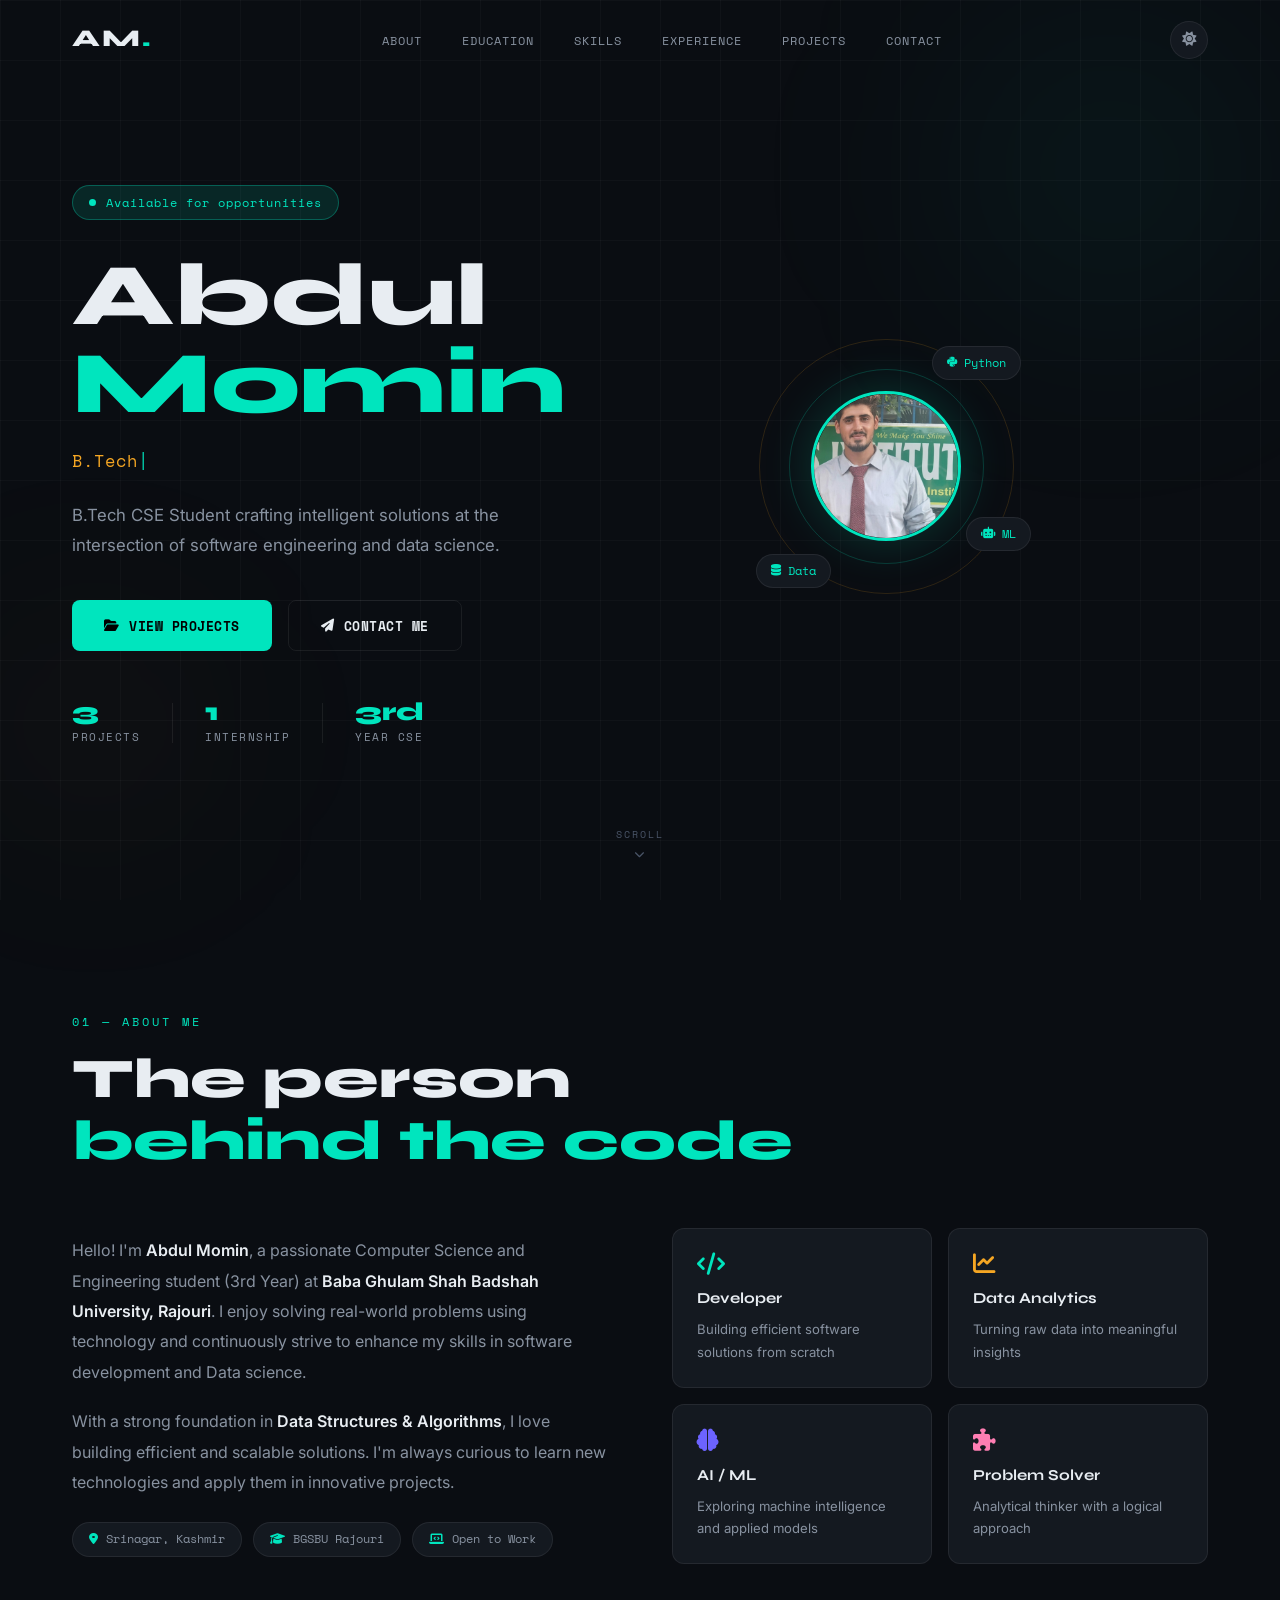
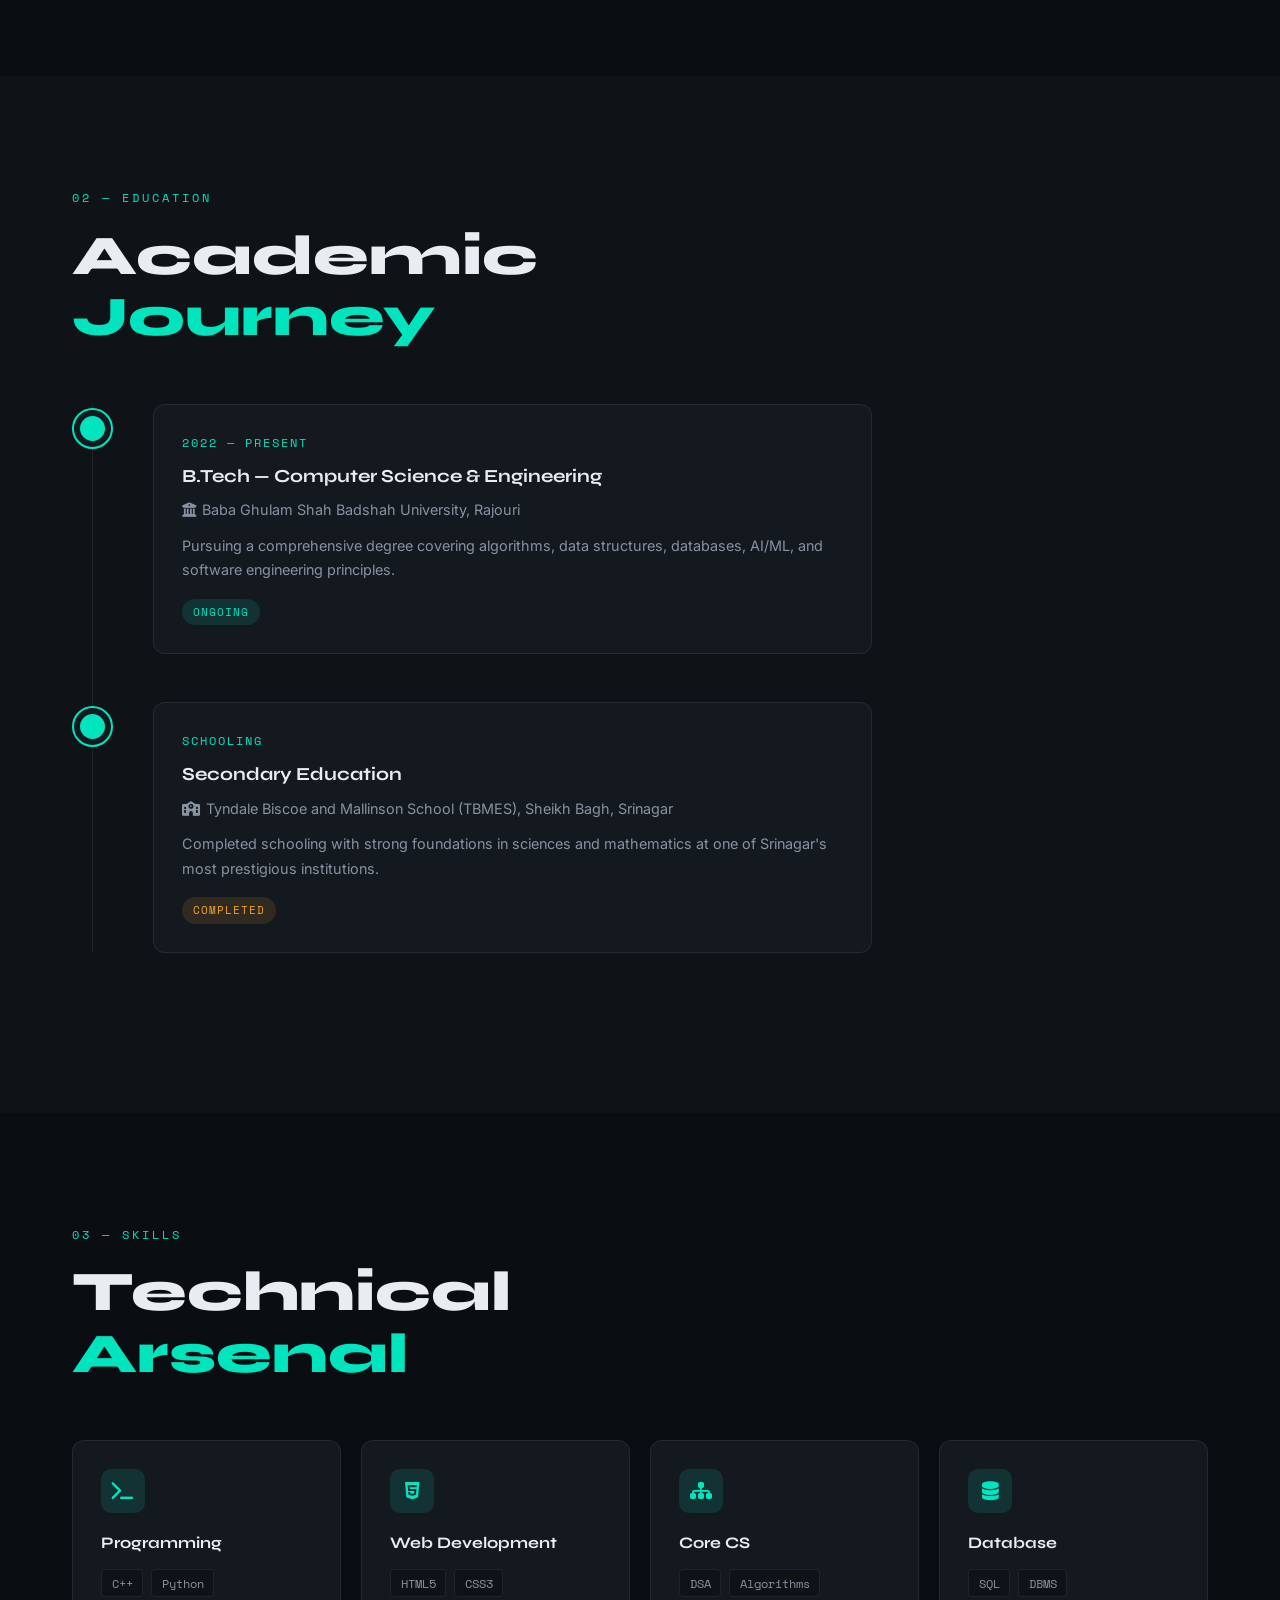
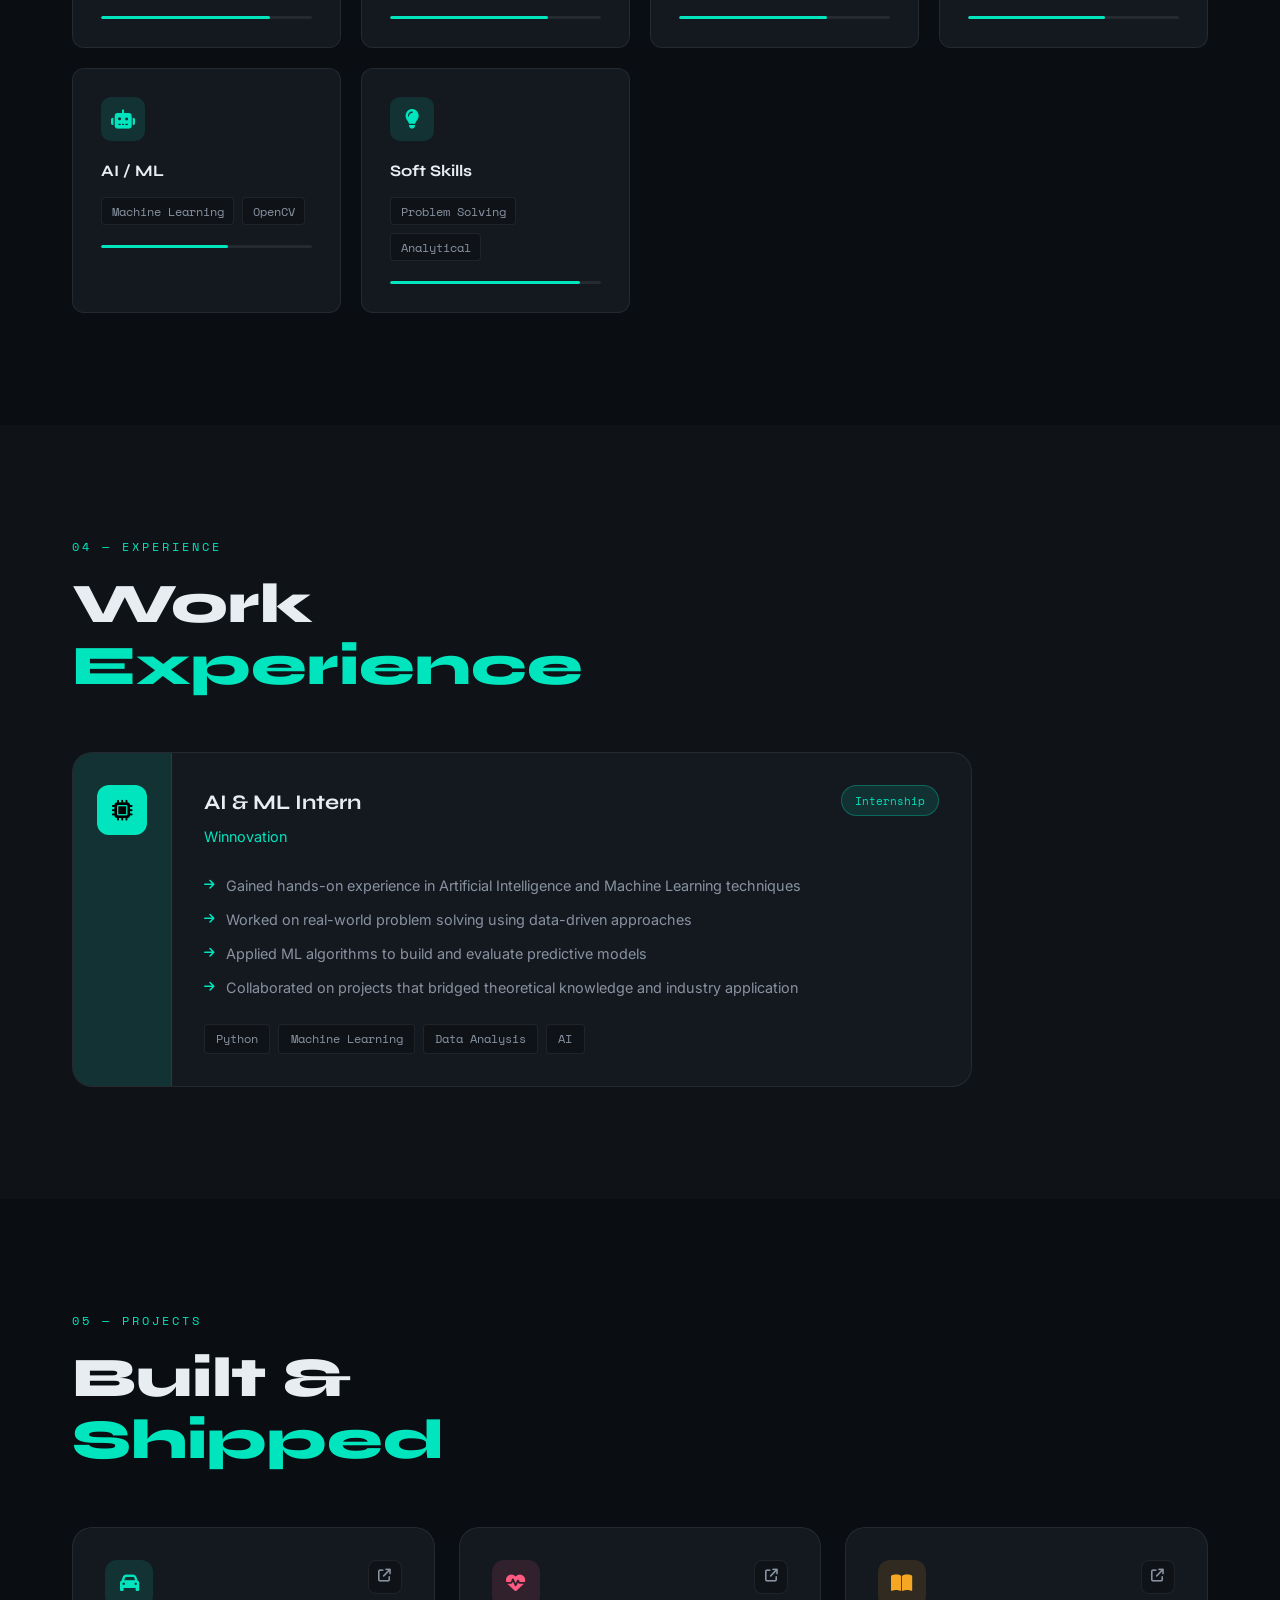
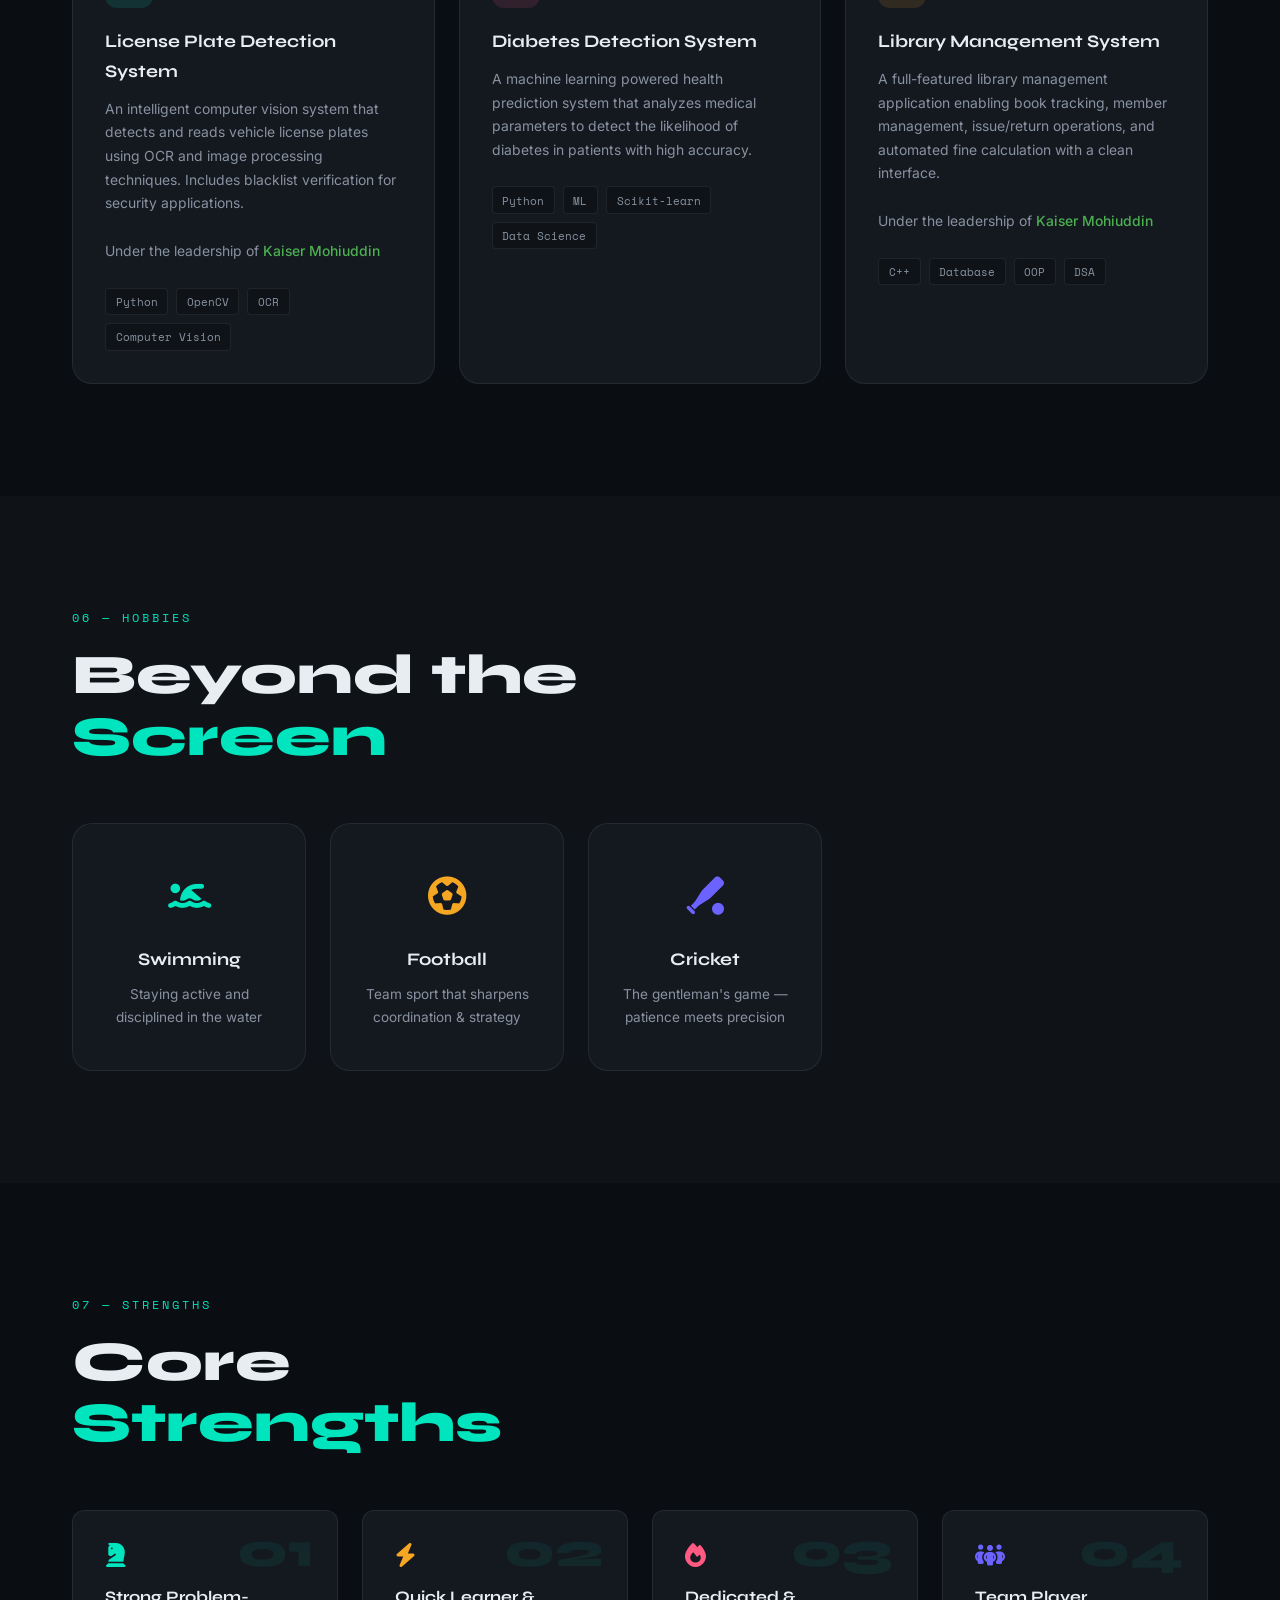
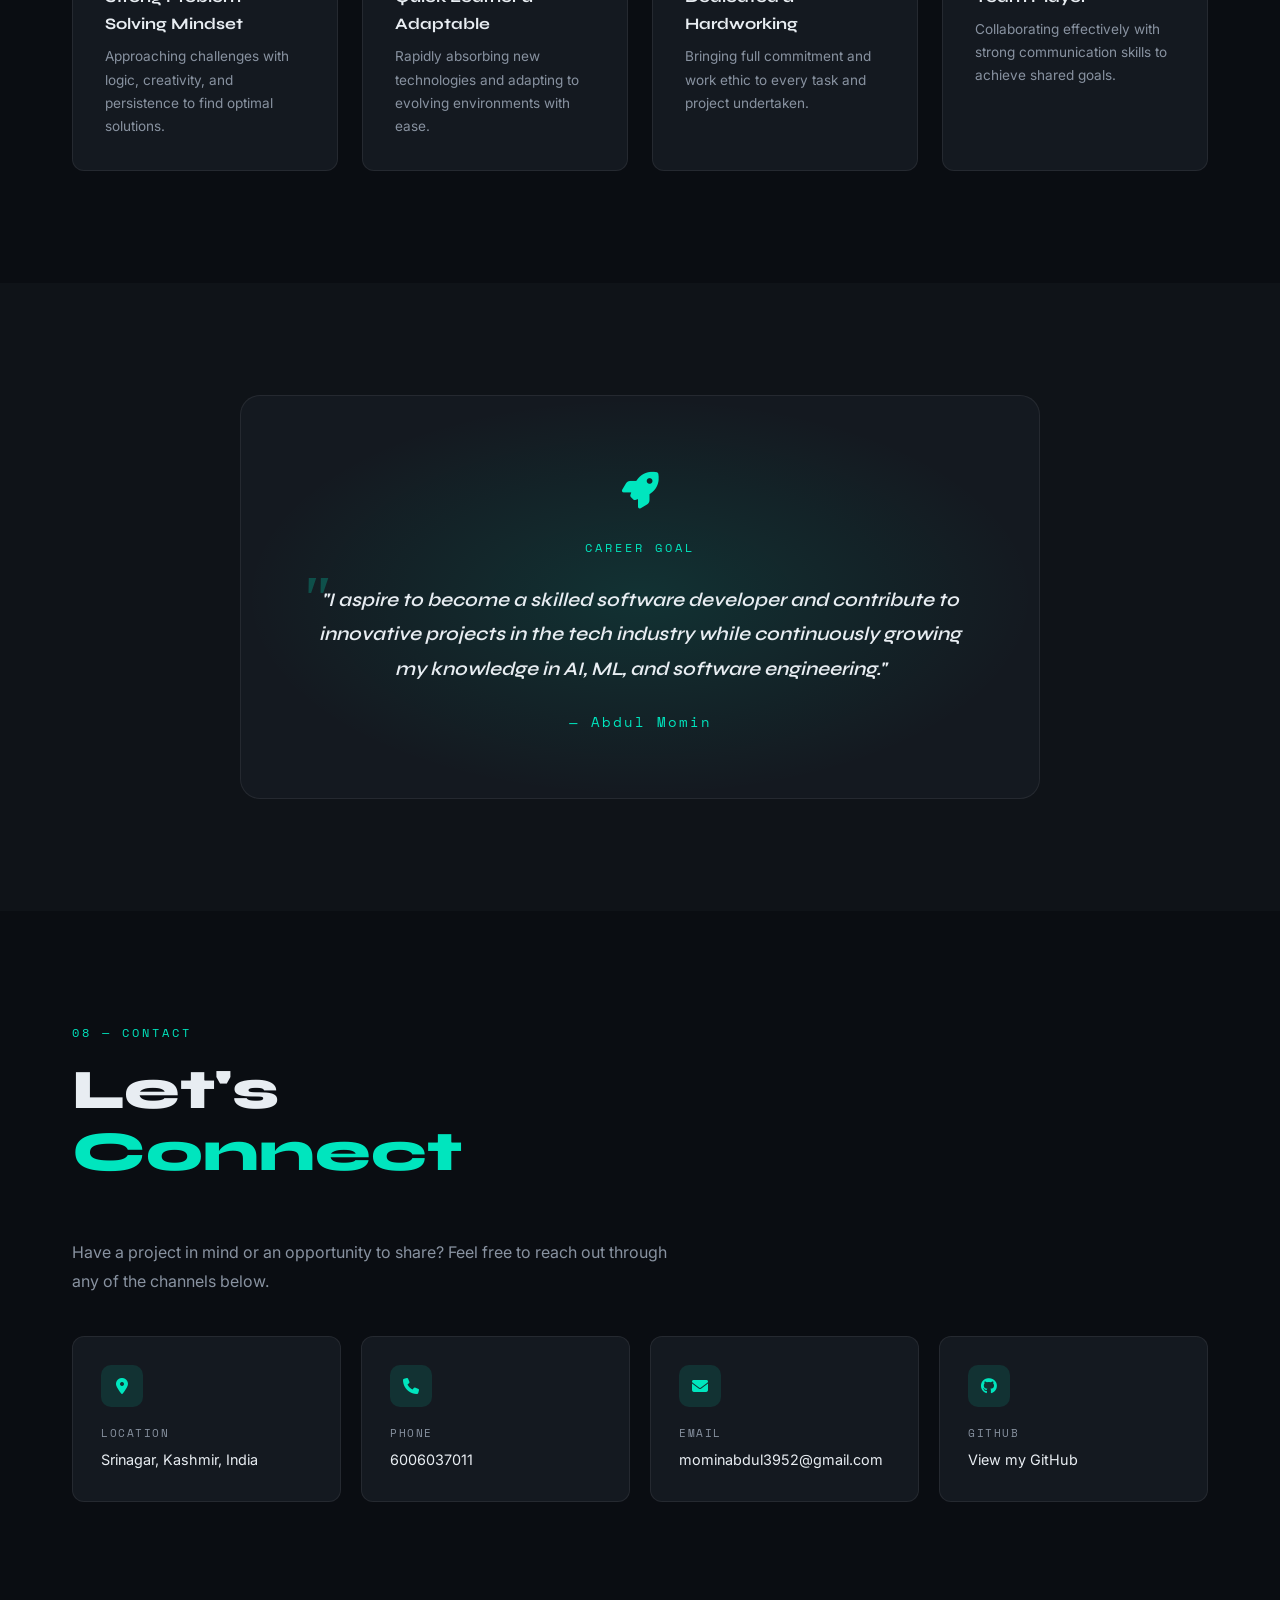
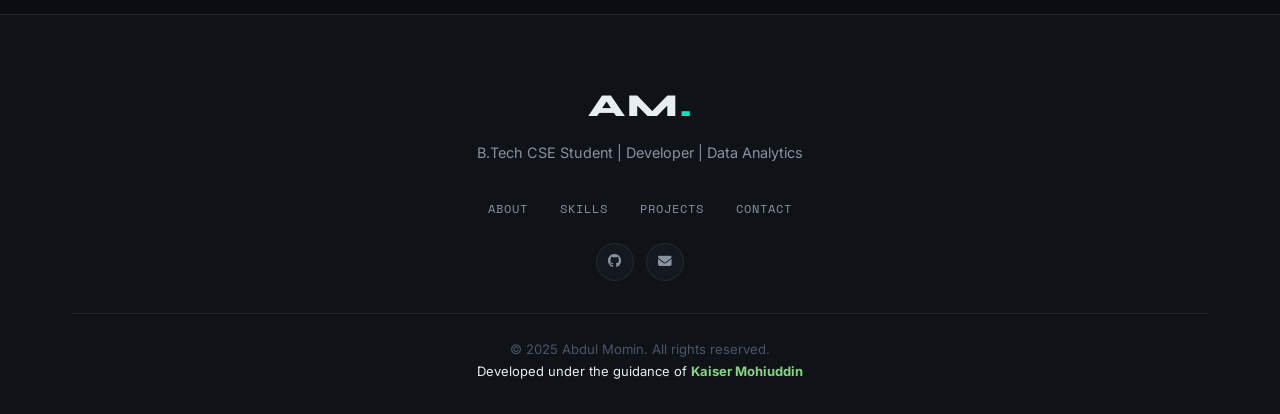
<file: index.html>
<!DOCTYPE html>
<html lang="en" data-theme="dark">
<head>
  <meta charset="UTF-8" />
  <meta name="viewport" content="width=device-width, initial-scale=1.0" />
  
  <!-- SEO Meta Tags -->
  <title>Abdul Momin — CSE Student & Aspiring Developer</title>
  <meta name="description" content="Abdul Momin - B.Tech CSE Student at BGSBU Rajouri. Software Developer skilled in Python, C++, Machine Learning and Data Analytics.">
  <meta name="keywords" content="Abdul Momin, Software Developer, Python Developer, Data Analyst, BGSBU Rajouri, Kaiser Mohiuddin, Portfolio, Srinagar">
  <meta name="author" content="Abdul Momin">
  <meta name="robots" content="index, follow">
  
  <!-- Open Graph / Social Media -->
  <meta property="og:title" content="Abdul Momin — Aspiring Developer">
  <meta property="og:description" content="Portfolio of Abdul Momin - B.Tech CSE Student and aspiring Software Developer">
  <meta property="og:image" content="profile.jpg">
  <meta property="og:url" content="https://abdulmomin.github.io">
  <meta property="og:type" content="website">
  
  <!-- Twitter Card -->
  <meta name="twitter:card" content="summary">
  <meta name="twitter:title" content="Abdul Momin Portfolio">
  <meta name="twitter:description" content="Software Developer & Data Analyst Portfolio">
  
  <!-- Styles -->
  <link rel="stylesheet" href="style.css" />
  <link rel="preconnect" href="https://fonts.googleapis.com" />
  <link rel="preconnect" href="https://fonts.gstatic.com" crossorigin />
  <link href="https://fonts.googleapis.com/css2?family=Space+Mono:wght@400;700&family=Syne:wght@400;600;700;800&family=Inter:wght@300;400;500&display=swap" rel="stylesheet" />
  <link rel="stylesheet" href="https://cdnjs.cloudflare.com/ajax/libs/font-awesome/6.5.1/css/all.min.css" />
</head>
<body>

  <!-- LOADER -->
  <div id="loader">
    <div class="loader-inner">
      <div class="loader-logo">AM</div>
      <div class="loader-bar"><span></span></div>
      <p class="loader-text">Loading...</p>
    </div>
  </div>

  <!-- NAVBAR -->
  <nav id="navbar">
    <div class="nav-container">
      <a href="#hero" class="nav-logo">AM<span class="dot">.</span></a>
      <ul class="nav-links" id="navLinks">
        <li><a href="#about"      class="nav-link">About</a></li>
        <li><a href="#education"  class="nav-link">Education</a></li>
        <li><a href="#skills"     class="nav-link">Skills</a></li>
        <li><a href="#experience" class="nav-link">Experience</a></li>
        <li><a href="#projects"   class="nav-link">Projects</a></li>
        <li><a href="#contact"    class="nav-link">Contact</a></li>
      </ul>
      <div class="nav-actions">
        <button class="theme-toggle" id="themeToggle" aria-label="Toggle theme">
          <i class="fa-solid fa-sun" id="themeIcon"></i>
        </button>
        <button class="hamburger" id="hamburger" aria-label="Menu">
          <span></span><span></span><span></span>
        </button>
      </div>
    </div>
  </nav>

  <!-- HERO -->
  <section id="hero">
    <div class="hero-bg-grid"></div>
    <div class="hero-glow g1"></div>
    <div class="hero-glow g2"></div>

    <div class="hero-content">
      <div class="hero-badge reveal-up" style="--d:0.1s">
        <span class="badge-dot"></span> Available for opportunities
      </div>
      <h1 class="hero-name reveal-up" style="--d:0.2s">
        Abdul<br /><em>Momin</em>
      </h1>
      <div class="hero-title reveal-up" style="--d:0.35s">
        <span id="typingText"></span><span class="cursor-blink">|</span>
      </div>
      <p class="hero-intro reveal-up" style="--d:0.45s">
        B.Tech CSE Student crafting intelligent solutions at the intersection of software engineering and data science.
      </p>
      <div class="hero-cta reveal-up" style="--d:0.55s">
        <a href="#projects" class="btn btn-primary"><i class="fa-solid fa-folder-open"></i> View Projects</a>
        <a href="#contact"  class="btn btn-ghost"><i class="fa-solid fa-paper-plane"></i> Contact Me</a>
      </div>
      <div class="hero-stats reveal-up" style="--d:0.7s">
        <div class="stat"><span class="stat-num">3</span><span class="stat-label">Projects</span></div>
        <div class="stat-divider"></div>
        <div class="stat"><span class="stat-num">1</span><span class="stat-label">Internship</span></div>
        <div class="stat-divider"></div>
        <div class="stat"><span class="stat-num">3rd</span><span class="stat-label">Year CSE</span></div>
      </div>
    </div>

<div class="hero-visual reveal-right" style="--d:0.3s">
  <div class="avatar-frame">
    <img src="profile.jpeg" alt="Abdul Momin" class="avatar-image">
    <div class="avatar-ring r1"></div>
    <div class="avatar-ring r2"></div>
    <div class="float-tag ft1"><i class="fa-brands fa-python"></i> Python</div>
    <div class="float-tag ft2"><i class="fa-solid fa-robot"></i> ML</div>
    <div class="float-tag ft3"><i class="fa-solid fa-database"></i> Data</div>
  </div>
</div>

    <a href="#about" class="scroll-hint">
      <span>Scroll</span>
      <i class="fa-solid fa-chevron-down"></i>
    </a>
  </section>

  <!-- ABOUT -->
  <section id="about" class="section">
    <div class="container">
      <div class="section-label reveal-up">01 — About Me</div>
      <h2 class="section-title reveal-up">The person<br /><em>behind the code</em></h2>
      <div class="about-grid">
        <div class="about-text reveal-left">
          <p>Hello! I'm <strong>Abdul Momin</strong>, a passionate Computer Science and Engineering student (3rd Year) at <strong>Baba Ghulam Shah Badshah University, Rajouri</strong>. I enjoy solving real-world problems using technology and continuously strive to enhance my skills in software development and Data science.</p>
          <p>With a strong foundation in <strong>Data Structures & Algorithms</strong>, I love building efficient and scalable solutions. I'm always curious to learn new technologies and apply them in innovative projects.</p>
          <div class="about-chips">
            <span class="chip"><i class="fa-solid fa-location-dot"></i> Srinagar, Kashmir</span>
            <span class="chip"><i class="fa-solid fa-graduation-cap"></i> BGSBU Rajouri</span>
            <span class="chip"><i class="fa-solid fa-laptop-code"></i> Open to Work</span>
          </div>
        </div>
        <div class="about-cards reveal-right">
          <div class="about-card">
            <i class="fa-solid fa-code icon-teal"></i>
            <h4>Developer</h4>
            <p>Building efficient software solutions from scratch</p>
          </div>
          <div class="about-card">
            <i class="fa-solid fa-chart-line icon-amber"></i>
            <h4>Data Analytics</h4>
            <p>Turning raw data into meaningful insights</p>
          </div>
          <div class="about-card">
            <i class="fa-solid fa-brain icon-purple"></i>
            <h4>AI / ML</h4>
            <p>Exploring machine intelligence and applied models</p>
          </div>
          <div class="about-card">
            <i class="fa-solid fa-puzzle-piece icon-pink"></i>
            <h4>Problem Solver</h4>
            <p>Analytical thinker with a logical approach</p>
          </div>
        </div>
      </div>
    </div>
  </section>

  <!-- EDUCATION -->
  <section id="education" class="section section-alt">
    <div class="container">
      <div class="section-label reveal-up">02 — Education</div>
      <h2 class="section-title reveal-up">Academic<br /><em>Journey</em></h2>
      <div class="timeline">
        <div class="timeline-item reveal-left">
          <div class="timeline-dot"></div>
          <div class="timeline-content">
            <div class="timeline-year">2022 — Present</div>
            <h3>B.Tech — Computer Science & Engineering</h3>
            <p class="timeline-inst"><i class="fa-solid fa-building-columns"></i> Baba Ghulam Shah Badshah University, Rajouri</p>
            <p>Pursuing a comprehensive degree covering algorithms, data structures, databases, AI/ML, and software engineering principles.</p>
            <span class="timeline-badge ongoing">Ongoing</span>
          </div>
        </div>
        <div class="timeline-item reveal-right">
          <div class="timeline-dot"></div>
          <div class="timeline-content">
            <div class="timeline-year">Schooling</div>
            <h3>Secondary Education</h3>
            <p class="timeline-inst"><i class="fa-solid fa-school"></i> Tyndale Biscoe and Mallinson School (TBMES), Sheikh Bagh, Srinagar</p>
            <p>Completed schooling with strong foundations in sciences and mathematics at one of Srinagar's most prestigious institutions.</p>
            <span class="timeline-badge completed">Completed</span>
          </div>
        </div>
      </div>
    </div>
  </section>

  <!-- SKILLS -->
  <section id="skills" class="section">
    <div class="container">
      <div class="section-label reveal-up">03 — Skills</div>
      <h2 class="section-title reveal-up">Technical<br /><em>Arsenal</em></h2>
      <div class="skills-grid">
        <div class="skill-card reveal-up" style="--d:0.05s">
          <div class="skill-icon"><i class="fa-solid fa-terminal"></i></div>
          <h4>Programming</h4>
          <div class="skill-tags"><span>C++</span><span>Python</span></div>
          <div class="skill-bar"><span style="--w:80%"></span></div>
        </div>
        <div class="skill-card reveal-up" style="--d:0.15s">
          <div class="skill-icon"><i class="fa-brands fa-html5"></i></div>
          <h4>Web Development</h4>
          <div class="skill-tags"><span>HTML5</span><span>CSS3</span></div>
          <div class="skill-bar"><span style="--w:75%"></span></div>
        </div>
        <div class="skill-card reveal-up" style="--d:0.25s">
          <div class="skill-icon"><i class="fa-solid fa-sitemap"></i></div>
          <h4>Core CS</h4>
          <div class="skill-tags"><span>DSA</span><span>Algorithms</span></div>
          <div class="skill-bar"><span style="--w:70%"></span></div>
        </div>
        <div class="skill-card reveal-up" style="--d:0.35s">
          <div class="skill-icon"><i class="fa-solid fa-database"></i></div>
          <h4>Database</h4>
          <div class="skill-tags"><span>SQL</span><span>DBMS</span></div>
          <div class="skill-bar"><span style="--w:65%"></span></div>
        </div>
        <div class="skill-card reveal-up" style="--d:0.45s">
          <div class="skill-icon"><i class="fa-solid fa-robot"></i></div>
          <h4>AI / ML</h4>
          <div class="skill-tags"><span>Machine Learning</span><span>OpenCV</span></div>
          <div class="skill-bar"><span style="--w:60%"></span></div>
        </div>
        <div class="skill-card reveal-up" style="--d:0.55s">
          <div class="skill-icon"><i class="fa-solid fa-lightbulb"></i></div>
          <h4>Soft Skills</h4>
          <div class="skill-tags"><span>Problem Solving</span><span>Analytical</span></div>
          <div class="skill-bar"><span style="--w:90%"></span></div>
        </div>
      </div>
    </div>
  </section>

  <!-- EXPERIENCE -->
  <section id="experience" class="section section-alt">
    <div class="container">
      <div class="section-label reveal-up">04 — Experience</div>
      <h2 class="section-title reveal-up">Work<br /><em>Experience</em></h2>
      <div class="exp-card reveal-up">
        <div class="exp-left">
          <div class="exp-logo"><i class="fa-solid fa-microchip"></i></div>
        </div>
        <div class="exp-right">
          <div class="exp-header">
            <div>
              <h3>AI & ML Intern</h3>
              <p class="exp-company">Winnovation</p>
            </div>
            <span class="exp-type">Internship</span>
          </div>
          <ul class="exp-points">
            <li><i class="fa-solid fa-arrow-right"></i> Gained hands-on experience in Artificial Intelligence and Machine Learning techniques</li>
            <li><i class="fa-solid fa-arrow-right"></i> Worked on real-world problem solving using data-driven approaches</li>
            <li><i class="fa-solid fa-arrow-right"></i> Applied ML algorithms to build and evaluate predictive models</li>
            <li><i class="fa-solid fa-arrow-right"></i> Collaborated on projects that bridged theoretical knowledge and industry application</li>
          </ul>
          <div class="exp-tech">
            <span>Python</span><span>Machine Learning</span><span>Data Analysis</span><span>AI</span>
          </div>
        </div>
      </div>
    </div>
  </section>

<!-- ░░ PROJECTS ░░ -->
<section id="projects" class="section">
  <div class="container">
    <div class="section-label reveal-up">05 — Projects</div>
    <h2 class="section-title reveal-up">Built &<br /><em>Shipped</em></h2>

    <div class="projects-grid">

      <!-- Project 1 -->
      <div class="project-card reveal-up" style="--d:0.1s">
        <div class="project-top">
          <div class="project-icon p1"><i class="fa-solid fa-car"></i></div>
          <div class="project-links">
            <a href="https://github.com/Lonekaiser04/Number-plate-detection" class="project-link" title="View Project"><i class="fa-solid fa-arrow-up-right-from-square"></i></a>
          </div>
        </div>
        <h3>License Plate Detection System</h3>
        <p>
          An intelligent computer vision system that detects and reads vehicle license plates using OCR and image processing techniques. Includes blacklist verification for security applications.
        </p>

        <!-- CREDIT -->
        <p class="project-credit">
          Under the leadership of 
          <a href="https://kaisermohiuddin.me" target="_blank">Kaiser Mohiuddin</a>
        </p>

        <div class="project-tech">
          <span>Python</span><span>OpenCV</span><span>OCR</span><span>Computer Vision</span>
        </div>
        <div class="project-hover-bar"></div>
      </div>

      <!-- Project 2 -->
      <div class="project-card reveal-up" style="--d:0.25s">
        <div class="project-top">
          <div class="project-icon p2"><i class="fa-solid fa-heartbeat"></i></div>
          <div class="project-links">
            <a href="#" class="project-link" title="View Project"><i class="fa-solid fa-arrow-up-right-from-square"></i></a>
          </div>
        </div>
        <h3>Diabetes Detection System</h3>
        <p>
          A machine learning powered health prediction system that analyzes medical parameters to detect the likelihood of diabetes in patients with high accuracy.
        </p>

        <div class="project-tech">
          <span>Python</span><span>ML</span><span>Scikit-learn</span><span>Data Science</span>
        </div>
        <div class="project-hover-bar"></div>
      </div>

      <!-- Project 3 -->
      <div class="project-card reveal-up" style="--d:0.4s">
        <div class="project-top">
          <div class="project-icon p3"><i class="fa-solid fa-book-open"></i></div>
          <div class="project-links">
            <a href="https://github.com/Lonekaiser04/Library-Management-System" class="project-link" title="View Project"><i class="fa-solid fa-arrow-up-right-from-square"></i></a>
          </div>
        </div>
        <h3>Library Management System</h3>
        <p>
          A full-featured library management application enabling book tracking, member management, issue/return operations, and automated fine calculation with a clean interface.
        </p>

        <!-- CREDIT -->
        <p class="project-credit">
          Under the leadership of 
          <a href="https://kaisermohiuddin.me" target="_blank">Kaiser Mohiuddin</a>
        </p>

        <div class="project-tech">
          <span>C++</span><span>Database</span><span>OOP</span><span>DSA</span>
        </div>
        <div class="project-hover-bar"></div>
      </div>

    </div>
  </div>
</section>

  <!-- HOBBIES -->
  <section id="hobbies" class="section section-alt">
    <div class="container">
      <div class="section-label reveal-up">06 — Hobbies</div>
      <h2 class="section-title reveal-up">Beyond the<br /><em>Screen</em></h2>
      <div class="hobbies-grid">
        <div class="hobby-card reveal-up" style="--d:0.1s">
          <div class="hobby-icon"><i class="fa-solid fa-person-swimming"></i></div>
          <h4>Swimming</h4>
          <p>Staying active and disciplined in the water</p>
        </div>
        <div class="hobby-card reveal-up" style="--d:0.25s">
          <div class="hobby-icon"><i class="fa-solid fa-futbol"></i></div>
          <h4>Football</h4>
          <p>Team sport that sharpens coordination & strategy</p>
        </div>
        <div class="hobby-card reveal-up" style="--d:0.4s">
          <div class="hobby-icon"><i class="fa-solid fa-baseball-bat-ball"></i></div>
          <h4>Cricket</h4>
          <p>The gentleman's game — patience meets precision</p>
        </div>
      </div>
    </div>
  </section>

  <!-- STRENGTHS -->
  <section id="strengths" class="section">
    <div class="container">
      <div class="section-label reveal-up">07 — Strengths</div>
      <h2 class="section-title reveal-up">Core<br /><em>Strengths</em></h2>
      <div class="strengths-grid">
        <div class="strength-item reveal-up" style="--d:0.05s">
          <div class="strength-num">01</div>
          <i class="fa-solid fa-chess-knight"></i>
          <h4>Strong Problem-Solving Mindset</h4>
          <p>Approaching challenges with logic, creativity, and persistence to find optimal solutions.</p>
        </div>
        <div class="strength-item reveal-up" style="--d:0.2s">
          <div class="strength-num">02</div>
          <i class="fa-solid fa-bolt"></i>
          <h4>Quick Learner & Adaptable</h4>
          <p>Rapidly absorbing new technologies and adapting to evolving environments with ease.</p>
        </div>
        <div class="strength-item reveal-up" style="--d:0.35s">
          <div class="strength-num">03</div>
          <i class="fa-solid fa-fire"></i>
          <h4>Dedicated & Hardworking</h4>
          <p>Bringing full commitment and work ethic to every task and project undertaken.</p>
        </div>
        <div class="strength-item reveal-up" style="--d:0.5s">
          <div class="strength-num">04</div>
          <i class="fa-solid fa-people-group"></i>
          <h4>Team Player</h4>
          <p>Collaborating effectively with strong communication skills to achieve shared goals.</p>
        </div>
      </div>
    </div>
  </section>

  <!-- CAREER GOAL -->
  <section id="goal" class="section section-alt">
    <div class="container">
      <div class="goal-block reveal-up">
        <div class="goal-icon"><i class="fa-solid fa-rocket"></i></div>
        <div class="section-label">Career Goal</div>
        <blockquote>
          "I aspire to become a skilled software developer and contribute to innovative projects in the tech industry while continuously growing my knowledge in AI, ML, and software engineering."
        </blockquote>
        <p class="goal-name">— Abdul Momin</p>
      </div>
    </div>
  </section>

  <!-- CONTACT -->
  <section id="contact" class="section">
    <div class="container">
      <div class="section-label reveal-up">08 — Contact</div>
      <h2 class="section-title reveal-up">Let's<br /><em>Connect</em></h2>
      <p class="contact-intro reveal-up">Have a project in mind or an opportunity to share? Feel free to reach out through any of the channels below.</p>
      <div class="contact-cards reveal-up" style="--d:0.2s">
        <div class="contact-card">
          <div class="cc-icon"><i class="fa-solid fa-location-dot"></i></div>
          <div class="cc-label">Location</div>
          <div class="cc-value">Srinagar, Kashmir, India</div>
        </div>
        <div class="contact-card">
          <div class="cc-icon"><i class="fa-solid fa-phone"></i></div>
          <div class="cc-label">Phone</div>
          <a href="tel:6006037011" class="cc-value">6006037011</a>
        </div>
        <div class="contact-card">
          <div class="cc-icon"><i class="fa-solid fa-envelope"></i></div>
          <div class="cc-label">Email</div>
          <a href="mailto:mominabdul3952@gmail.com" class="cc-value">mominabdul3952@gmail.com</a>
        </div>
        <div class="contact-card">
          <div class="cc-icon"><i class="fa-brands fa-github"></i></div>
          <div class="cc-label">GitHub</div>
          <a href="https://github.com/abdulmomin52" class="cc-value">View my GitHub</a>
        </div>
      </div>
    </div>
  </section>

  <!-- FOOTER -->
  <footer id="footer">
    <div class="footer-container">
      <div class="footer-top">
        <a href="#hero" class="footer-logo">AM<span class="dot">.</span></a>
        <p>B.Tech CSE Student | Developer | Data Analytics</p>
      </div>
      <div class="footer-nav">
        <a href="#about">About</a>
        <a href="#skills">Skills</a>
        <a href="#projects">Projects</a>
        <a href="#contact">Contact</a>
      </div>
      <div class="footer-social">
        <a href="https://github.com/abdulmomin52" title="GitHub"><i class="fa-brands fa-github"></i></a>
        <a href="mailto:mominabdul3952@gmail.com" title="Email"><i class="fa-solid fa-envelope"></i></a>
      </div>
      <div class="footer-bottom">
        <p>&copy; 2025 Abdul Momin. All rights reserved.</p>
      </div>

      <div style="text-align: center;">
        <p style="font-size: small;">Developed under the guidance of <a href = "https://kaisermohiuddin.me"><b style="color: rgb(133, 213, 133);">Kaiser Mohiuddin</b></a></p>
      </div>
    </div>
  </footer>

  <!-- BACK TO TOP -->
  <button class="back-to-top" id="backToTop" aria-label="Back to top">
    <i class="fa-solid fa-arrow-up"></i>
  </button>

  <script src="script.js"></script>
</body>
</html>
</file>
<file: style.css>
/* ============================================================
   ABDUL MOMIN PORTFOLIO — style.css
   ============================================================ */

/* ── CSS Variables ── */
:root {
  --bg:          #0a0d12;
  --bg-alt:      #0f1318;
  --bg-card:     #141920;
  --border:      rgba(255,255,255,0.07);
  --border-h:    rgba(0,229,190,0.3);
  --teal:        #00e5be;
  --teal-dim:    rgba(0,229,190,0.12);
  --amber:       #f5a623;
  --amber-dim:   rgba(245,166,35,0.12);
  --text:        #e8edf2;
  --text-muted:  #8892a0;
  --text-dim:    #4a5568;
  --font-display:'Syne', sans-serif;
  --font-mono:   'Space Mono', monospace;
  --font-body:   'Inter', sans-serif;
  --radius:      12px;
  --radius-lg:   20px;
  --transition:  0.3s cubic-bezier(0.4,0,0.2,1);
  --shadow:      0 8px 32px rgba(0,0,0,0.4);
}

[data-theme="light"] {
  --bg:          #f0f4f8;
  --bg-alt:      #e6ecf3;
  --bg-card:     #ffffff;
  --border:      rgba(0,0,0,0.08);
  --border-h:    rgba(0,150,120,0.35);
  --teal:        #008f76;
  --teal-dim:    rgba(0,143,118,0.1);
  --amber:       #c97c0a;
  --amber-dim:   rgba(201,124,10,0.1);
  --text:        #1a2332;
  --text-muted:  #4a5568;
  --text-dim:    #9aa5b4;
  --shadow:      0 8px 32px rgba(0,0,0,0.1);
}

/* ── Reset ── */
*, *::before, *::after { margin:0; padding:0; box-sizing:border-box; }
html { scroll-behavior: smooth; }
body {
  background: var(--bg);
  color: var(--text);
  font-family: var(--font-body);
  line-height: 1.7;
  overflow-x: hidden;
  transition: background var(--transition), color var(--transition);
}
a { color: inherit; text-decoration: none; }
ul { list-style: none; }
::selection { background: var(--teal); color: #000; }
::-webkit-scrollbar { width: 5px; }
::-webkit-scrollbar-track { background: var(--bg); }
::-webkit-scrollbar-thumb { background: var(--teal); border-radius: 3px; }

/* ── Loader ── */
#loader {
  position: fixed; inset: 0;
  background: var(--bg);
  z-index: 9999;
  display: flex; align-items: center; justify-content: center;
  transition: opacity 0.5s ease, visibility 0.5s ease;
}
#loader.hidden { opacity: 0; visibility: hidden; }
.loader-inner { text-align: center; }
.loader-logo {
  font-family: var(--font-display);
  font-size: 3.5rem;
  font-weight: 800;
  color: var(--teal);
  letter-spacing: 4px;
  animation: pulse-glow 1.2s ease-in-out infinite;
}
.loader-bar {
  width: 180px; height: 2px;
  background: var(--border);
  border-radius: 2px;
  margin: 1.5rem auto 1rem;
  overflow: hidden;
}
.loader-bar span {
  display: block; height: 100%;
  background: var(--teal);
  animation: load-fill 1.8s ease forwards;
}
.loader-text {
  font-family: var(--font-mono);
  font-size: 0.72rem;
  color: var(--text-muted);
  letter-spacing: 2px;
}
@keyframes load-fill { to { width: 100%; } }
@keyframes pulse-glow {
  0%,100% { text-shadow: 0 0 20px rgba(0,229,190,0.4); }
  50%      { text-shadow: 0 0 50px rgba(0,229,190,0.9); }
}

/* ── Navbar ── */
#navbar {
  position: fixed; top: 0; left: 0; right: 0;
  z-index: 1000;
  padding: 1.2rem 0;
  transition: all var(--transition);
}
#navbar.scrolled {
  background: rgba(10,13,18,0.88);
  backdrop-filter: blur(18px);
  -webkit-backdrop-filter: blur(18px);
  border-bottom: 1px solid var(--border);
  padding: 0.85rem 0;
  box-shadow: var(--shadow);
}
[data-theme="light"] #navbar.scrolled { background: rgba(240,244,248,0.88); }
.nav-container {
  max-width: 1200px; margin: 0 auto; padding: 0 2rem;
  display: flex; align-items: center; justify-content: space-between;
}
.nav-logo {
  font-family: var(--font-display);
  font-size: 1.5rem; font-weight: 800;
  color: var(--text); letter-spacing: 2px;
}
.nav-logo .dot { color: var(--teal); }
.nav-links { display: flex; gap: 2.5rem; }
.nav-link {
  font-family: var(--font-mono);
  font-size: 0.78rem; letter-spacing: 1px;
  text-transform: uppercase; color: var(--text-muted);
  position: relative; transition: color var(--transition);
}
.nav-link::after {
  content: ''; position: absolute;
  bottom: -4px; left: 0;
  width: 0; height: 1px;
  background: var(--teal);
  transition: width var(--transition);
}
.nav-link:hover        { color: var(--teal); }
.nav-link:hover::after { width: 100%; }
.nav-actions { display: flex; align-items: center; gap: 1rem; }
.theme-toggle {
  background: var(--bg-card); border: 1px solid var(--border);
  color: var(--text-muted);
  width: 38px; height: 38px; border-radius: 50%;
  cursor: pointer; display: flex; align-items: center; justify-content: center;
  transition: all var(--transition); font-size: 0.9rem;
}
.theme-toggle:hover { border-color: var(--teal); color: var(--teal); }
.hamburger {
  display: none; flex-direction: column; gap: 5px;
  background: none; border: none; cursor: pointer; padding: 4px;
}
.hamburger span {
  display: block; width: 24px; height: 2px;
  background: var(--text); border-radius: 2px;
  transition: all var(--transition);
}
.hamburger.active span:nth-child(1) { transform: rotate(45deg) translate(5px,5px); }
.hamburger.active span:nth-child(2) { opacity: 0; }
.hamburger.active span:nth-child(3) { transform: rotate(-45deg) translate(5px,-5px); }

/* ── Sections ── */
.section { padding: 7rem 0; }
.section-alt { background: var(--bg-alt); }
.container { max-width: 1200px; margin: 0 auto; padding: 0 2rem; }
.section-label {
  font-family: var(--font-mono);
  font-size: 0.75rem; letter-spacing: 3px;
  text-transform: uppercase; color: var(--teal); margin-bottom: 1rem;
}
.section-title {
  font-family: var(--font-display);
  font-size: clamp(2.2rem, 5vw, 3.5rem);
  font-weight: 800; line-height: 1.1;
  margin-bottom: 3.5rem; color: var(--text);
}
.section-title em { font-style: normal; color: var(--teal); }

/* ── Buttons ── */
.btn {
  display: inline-flex; align-items: center; gap: 0.6rem;
  padding: 0.85rem 2rem; border-radius: 8px;
  font-family: var(--font-mono); font-size: 0.82rem;
  font-weight: 700; letter-spacing: 0.5px;
  text-transform: uppercase; cursor: pointer; border: none;
  transition: all var(--transition);
}
.btn-primary { background: var(--teal); color: #000; }
.btn-primary:hover {
  background: #00fff0;
  box-shadow: 0 8px 28px rgba(0,229,190,0.3);
  transform: translateY(-2px);
}
.btn-ghost {
  background: transparent; border: 1px solid var(--border); color: var(--text);
}
.btn-ghost:hover { border-color: var(--teal); color: var(--teal); background: var(--teal-dim); }

/* ── Hero ── */
#hero {
  min-height: 100vh;
  display: flex; align-items: center;
  padding: 7rem 2rem 5rem;
  position: relative; overflow: hidden;
  max-width: 1200px; margin: 0 auto;
}
.hero-bg-grid {
  position: fixed; inset: 0; z-index: -2;
  background-image:
    linear-gradient(var(--border) 1px, transparent 1px),
    linear-gradient(90deg, var(--border) 1px, transparent 1px);
  background-size: 60px 60px; opacity: 0.4;
}
.hero-glow {
  position: fixed; z-index: -1;
  border-radius: 50%; filter: blur(100px); pointer-events: none;
}
.g1 {
  width: 500px; height: 500px;
  background: radial-gradient(circle, rgba(0,229,190,0.07) 0%, transparent 70%);
  top: -80px; right: -80px;
}
.g2 {
  width: 350px; height: 350px;
  background: radial-gradient(circle, rgba(245,166,35,0.05) 0%, transparent 70%);
  bottom: 0; left: -80px;
}
.hero-content { flex: 1; max-width: 620px; }
.hero-badge {
  display: inline-flex; align-items: center; gap: 0.6rem;
  background: var(--teal-dim); border: 1px solid var(--border-h);
  border-radius: 50px; padding: 0.4rem 1rem;
  font-family: var(--font-mono); font-size: 0.72rem;
  letter-spacing: 1px; color: var(--teal); margin-bottom: 2rem;
}
.project-credit {
  margin-top: 10px;
  font-size: 13px;
  color: #888;
}

.project-credit a {
  color: #4CAF50;
  text-decoration: none;
  font-weight: 500;
}

.project-credit a:hover {
  text-decoration: underline;
}
.badge-dot {
  width: 7px; height: 7px;
  background: var(--teal); border-radius: 50%;
  animation: blink 1.5s ease-in-out infinite;
}
@keyframes blink { 0%,100%{opacity:1} 50%{opacity:0.3} }
.hero-name {
  font-family: var(--font-display);
  font-size: clamp(3rem, 8vw, 5.5rem);
  font-weight: 800; line-height: 1.0;
  margin-bottom: 1.2rem; color: var(--text);
}
.hero-name em { font-style: normal; color: var(--teal); display: block; }
.hero-title {
  font-family: var(--font-mono);
  font-size: clamp(0.9rem, 2vw, 1.05rem);
  color: var(--amber); letter-spacing: 1px;
  margin-bottom: 1.5rem; min-height: 1.5em;
}
.cursor-blink { animation: blink 0.8s step-end infinite; color: var(--teal); }
.hero-intro {
  font-size: 1.05rem; color: var(--text-muted);
  max-width: 500px; margin-bottom: 2.5rem; line-height: 1.8;
}
.hero-cta { display: flex; gap: 1rem; flex-wrap: wrap; margin-bottom: 3rem; }
.hero-stats { display: flex; align-items: center; gap: 2rem; }
.stat { display: flex; flex-direction: column; }
.stat-num {
  font-family: var(--font-display); font-size: 1.6rem;
  font-weight: 800; color: var(--teal); line-height: 1;
}
.stat-label {
  font-family: var(--font-mono); font-size: 0.68rem;
  color: var(--text-muted); letter-spacing: 1.5px;
  text-transform: uppercase; margin-top: 3px;
}
.stat-divider { width: 1px; height: 40px; background: var(--border); }

/* Hero Visual */
.hero-visual {
  flex: 0 0 auto;
  display: flex; align-items: center; justify-content: center;
  padding-left: 4rem;
}
.avatar-frame {
  position: relative;
  width: 260px; height: 260px;
  display: flex; align-items: center; justify-content: center;
}
.avatar-image {
  width: 150px;
  height: 150px;
  border-radius: 50%;
  object-fit: cover;
  z-index: 2;
  position: relative;
  box-shadow: 0 0 50px rgba(0,229,190,0.2);
  border: 3px solid var(--teal);
  transition: all var(--transition);
}

.avatar-image:hover {
  transform: scale(1.02);
  box-shadow: 0 0 70px rgba(0,229,190,0.4);
}
.avatar-ring {
  position: absolute; border-radius: 50%;
  border: 1px solid var(--border);
  animation: spin-slow linear infinite;
}
.r1 { width: 195px; height: 195px; animation-duration: 22s; border-color: rgba(0,229,190,0.2); }
.r2 { width: 255px; height: 255px; animation-duration: 35s; animation-direction: reverse; border-color: rgba(245,166,35,0.15); }
@keyframes spin-slow { from{transform:rotate(0deg)} to{transform:rotate(360deg)} }
.float-tag {
  position: absolute;
  background: var(--bg-card); border: 1px solid var(--border);
  border-radius: 50px; padding: 0.4rem 0.9rem;
  font-family: var(--font-mono); font-size: 0.72rem; color: var(--teal);
  display: flex; align-items: center; gap: 0.4rem;
  animation: float 3s ease-in-out infinite;
  z-index: 3;
}
.ft1 { top: 10px; right: -5px; animation-delay: 0s; }
.ft2 { bottom: 45px; right: -15px; animation-delay: 1s; }
.ft3 { bottom: 8px; left: 0; animation-delay: 2s; }
@keyframes float { 0%,100%{transform:translateY(0)} 50%{transform:translateY(-10px)} }

.scroll-hint {
  position: absolute; bottom: 2.5rem; left: 50%;
  transform: translateX(-50%);
  display: flex; flex-direction: column; align-items: center; gap: 0.4rem;
  font-family: var(--font-mono); font-size: 0.65rem;
  letter-spacing: 2px; text-transform: uppercase; color: var(--text-dim);
  animation: bounce 2s ease-in-out infinite;
}
@keyframes bounce {
  0%,100%{transform:translateX(-50%) translateY(0)}
  50%{transform:translateX(-50%) translateY(8px)}
}

/* ── About ── */
.about-grid { display: grid; grid-template-columns: 1fr 1fr; gap: 4rem; align-items: center; }
.about-text p { color: var(--text-muted); margin-bottom: 1.2rem; font-size: 1rem; line-height: 1.9; }
.about-text strong { color: var(--text); font-weight: 600; }
.about-chips { display: flex; flex-wrap: wrap; gap: 0.7rem; margin-top: 1.5rem; }
.chip {
  display: inline-flex; align-items: center; gap: 0.5rem;
  background: var(--bg-card); border: 1px solid var(--border);
  padding: 0.4rem 1rem; border-radius: 50px;
  font-family: var(--font-mono); font-size: 0.75rem; color: var(--text-muted);
}
.chip i { color: var(--teal); }
.about-cards { display: grid; grid-template-columns: 1fr 1fr; gap: 1rem; }
.about-card {
  background: var(--bg-card); border: 1px solid var(--border);
  border-radius: var(--radius); padding: 1.5rem;
  transition: all var(--transition); position: relative; overflow: hidden;
}
.about-card::before {
  content: ''; position: absolute; top: 0; left: 0;
  width: 3px; height: 100%; background: var(--teal);
  transform: scaleY(0); transform-origin: bottom;
  transition: transform var(--transition);
}
.about-card:hover { border-color: var(--border-h); transform: translateY(-4px); box-shadow: var(--shadow); }
.about-card:hover::before { transform: scaleY(1); }
.about-card i { font-size: 1.4rem; margin-bottom: 0.7rem; display: block; }
.icon-teal   { color: var(--teal); }
.icon-amber  { color: var(--amber); }
.icon-purple { color: #6c63ff; }
.icon-pink   { color: #ff7eb3; }
.about-card h4 { font-family: var(--font-display); font-size: 0.95rem; font-weight: 700; color: var(--text); margin-bottom: 0.4rem; }
.about-card p  { font-size: 0.82rem; color: var(--text-muted); }

/* ── Timeline ── */
.timeline { position: relative; max-width: 800px; }
.timeline::before {
  content: ''; position: absolute; left: 20px; top: 0; bottom: 0;
  width: 1px; background: var(--border);
}
.timeline-item { display: flex; gap: 2.5rem; margin-bottom: 3rem; position: relative; }
.timeline-dot {
  flex-shrink: 0; width: 41px; height: 41px;
  background: var(--bg-card); border: 2px solid var(--teal);
  border-radius: 50%; z-index: 1; position: relative; margin-top: 4px;
}
.timeline-dot::after {
  content: ''; position: absolute; inset: 6px;
  background: var(--teal); border-radius: 50%;
}
.timeline-content {
  flex: 1; background: var(--bg-card);
  border: 1px solid var(--border); border-radius: var(--radius);
  padding: 1.75rem; transition: all var(--transition);
}
.timeline-content:hover { border-color: var(--border-h); box-shadow: var(--shadow); }
.timeline-year { font-family: var(--font-mono); font-size: 0.72rem; letter-spacing: 2px; text-transform: uppercase; color: var(--teal); margin-bottom: 0.5rem; }
.timeline-content h3 { font-family: var(--font-display); font-size: 1.15rem; font-weight: 700; color: var(--text); margin-bottom: 0.4rem; }
.timeline-inst { font-size: 0.87rem; color: var(--amber); margin-bottom: 0.7rem; display: flex; align-items: center; gap: 0.4rem; }
.timeline-content p { font-size: 0.9rem; color: var(--text-muted); }
.timeline-badge {
  display: inline-block; padding: 0.25rem 0.7rem; border-radius: 50px;
  font-family: var(--font-mono); font-size: 0.68rem;
  letter-spacing: 1px; text-transform: uppercase; margin-top: 1rem;
}
.timeline-badge.ongoing   { background: var(--teal-dim); color: var(--teal); }
.timeline-badge.completed { background: var(--amber-dim); color: var(--amber); }

/* ── Skills ── */
.skills-grid { display: grid; grid-template-columns: repeat(auto-fit, minmax(260px, 1fr)); gap: 1.25rem; }
.skill-card {
  background: var(--bg-card); border: 1px solid var(--border);
  border-radius: var(--radius); padding: 1.75rem;
  transition: all var(--transition);
}
.skill-card:hover { border-color: var(--border-h); transform: translateY(-4px); box-shadow: var(--shadow); }
.skill-icon {
  width: 44px; height: 44px; background: var(--teal-dim);
  border-radius: 10px; display: flex; align-items: center; justify-content: center;
  font-size: 1.2rem; color: var(--teal); margin-bottom: 1rem;
}
.skill-card h4 { font-family: var(--font-display); font-size: 1rem; font-weight: 700; color: var(--text); margin-bottom: 0.8rem; }
.skill-tags { display: flex; flex-wrap: wrap; gap: 0.5rem; margin-bottom: 1.2rem; }
.skill-tags span {
  background: var(--bg-alt); border: 1px solid var(--border);
  border-radius: 4px; padding: 0.2rem 0.6rem;
  font-family: var(--font-mono); font-size: 0.72rem; color: var(--text-muted);
}
.skill-bar { height: 3px; background: var(--border); border-radius: 3px; overflow: hidden; }
.skill-bar span {
  display: block; height: 100%;
  background: var(--teal); width: 0%;
  border-radius: 3px;
  transition: width 1.2s cubic-bezier(0.4,0,0.2,1) 0.3s;
}
.skill-bar.animated span { width: var(--w); }

/* ── Experience ── */
.exp-card {
  display: flex;
  background: var(--bg-card); border: 1px solid var(--border);
  border-radius: var(--radius-lg); overflow: hidden;
  transition: all var(--transition); max-width: 900px;
}
.exp-card:hover { border-color: var(--border-h); box-shadow: var(--shadow); }
.exp-left {
  display: flex; align-items: flex-start; justify-content: center;
  padding: 2rem 1.5rem; background: var(--teal-dim);
  border-right: 1px solid var(--border);
}
.exp-logo {
  width: 50px; height: 50px; background: var(--teal);
  border-radius: 12px; display: flex; align-items: center; justify-content: center;
  font-size: 1.3rem; color: #000;
}
.exp-right { padding: 2rem; flex: 1; }
.exp-header { display: flex; justify-content: space-between; align-items: flex-start; margin-bottom: 1.5rem; }
.exp-right h3 { font-family: var(--font-display); font-size: 1.3rem; font-weight: 700; color: var(--text); margin-bottom: 0.3rem; }
.exp-company { color: var(--teal); font-size: 0.9rem; }
.exp-type {
  background: var(--teal-dim); color: var(--teal);
  border: 1px solid var(--border-h); padding: 0.3rem 0.8rem;
  border-radius: 50px; font-family: var(--font-mono); font-size: 0.7rem; white-space: nowrap;
}
.exp-points { margin-bottom: 1.5rem; }
.exp-points li { display: flex; gap: 0.7rem; color: var(--text-muted); font-size: 0.9rem; margin-bottom: 0.6rem; }
.exp-points li i { color: var(--teal); font-size: 0.75rem; margin-top: 5px; }
.exp-tech { display: flex; flex-wrap: wrap; gap: 0.5rem; }
.exp-tech span {
  background: var(--bg-alt); border: 1px solid var(--border);
  padding: 0.25rem 0.7rem; border-radius: 4px;
  font-family: var(--font-mono); font-size: 0.72rem; color: var(--text-muted);
}

/* ── Projects ── */
.projects-grid { display: grid; grid-template-columns: repeat(auto-fit, minmax(300px, 1fr)); gap: 1.5rem; }
.project-card {
  background: var(--bg-card); border: 1px solid var(--border);
  border-radius: var(--radius-lg); padding: 2rem;
  transition: all 0.35s cubic-bezier(0.4,0,0.2,1);
  position: relative; overflow: hidden;
}
.project-card::before {
  content: ''; position: absolute; top: 0; left: 0; right: 0; height: 2px;
  background: linear-gradient(90deg, var(--teal), var(--amber));
  transform: scaleX(0); transform-origin: left; transition: transform 0.35s ease;
}
.project-card:hover { border-color: var(--border-h); transform: translateY(-6px); box-shadow: 0 20px 50px rgba(0,0,0,0.25); }
.project-card:hover::before { transform: scaleX(1); }
.project-top { display: flex; justify-content: space-between; align-items: flex-start; margin-bottom: 1.2rem; }
.project-icon {
  width: 48px; height: 48px; border-radius: 12px;
  display: flex; align-items: center; justify-content: center; font-size: 1.2rem;
}
.p1 { background: var(--teal-dim);                color: var(--teal); }
.p2 { background: rgba(255,90,130,0.12);           color: #ff5a82; }
.p3 { background: var(--amber-dim);                color: var(--amber); }
.project-link {
  width: 34px; height: 34px; background: var(--bg-alt);
  border: 1px solid var(--border); border-radius: 8px;
  display: flex; align-items: center; justify-content: center;
  font-size: 0.8rem; color: var(--text-muted); transition: all var(--transition);
}
.project-link:hover { background: var(--teal); color: #000; border-color: var(--teal); }
.project-card h3 { font-family: var(--font-display); font-size: 1.1rem; font-weight: 700; color: var(--text); margin-bottom: 0.7rem; }
.project-card p   { font-size: 0.87rem; color: var(--text-muted); line-height: 1.7; margin-bottom: 1.5rem; }
.project-tech { display: flex; flex-wrap: wrap; gap: 0.5rem; }
.project-tech span {
  background: var(--bg-alt); border: 1px solid var(--border);
  padding: 0.2rem 0.6rem; border-radius: 4px;
  font-family: var(--font-mono); font-size: 0.7rem; color: var(--text-muted);
}

/* ── Hobbies ── */
.hobbies-grid { display: grid; grid-template-columns: repeat(auto-fit, minmax(200px, 1fr)); gap: 1.5rem; max-width: 750px; }
.hobby-card {
  background: var(--bg-card); border: 1px solid var(--border);
  border-radius: var(--radius-lg); padding: 2.5rem 2rem;
  text-align: center; transition: all var(--transition);
}
.hobby-card:hover { border-color: var(--border-h); transform: translateY(-5px); box-shadow: var(--shadow); }
.hobby-icon { font-size: 2.4rem; color: var(--teal); margin-bottom: 1rem; display: block; transition: transform 0.35s ease; }
.hobby-card:hover .hobby-icon { transform: scale(1.2) rotate(-5deg); }
.hobby-card:nth-child(2) .hobby-icon { color: var(--amber); }
.hobby-card:nth-child(3) .hobby-icon { color: #6c63ff; }
.hobby-card h4 { font-family: var(--font-display); font-size: 1.1rem; font-weight: 700; color: var(--text); margin-bottom: 0.5rem; }
.hobby-card p  { font-size: 0.85rem; color: var(--text-muted); }

/* ── Strengths ── */
.strengths-grid { display: grid; grid-template-columns: repeat(auto-fit, minmax(240px, 1fr)); gap: 1.5rem; }
.strength-item {
  background: var(--bg-card); border: 1px solid var(--border);
  border-radius: var(--radius); padding: 2rem;
  position: relative; overflow: hidden; transition: all var(--transition);
}
.strength-item:hover { border-color: var(--border-h); transform: translateY(-4px); box-shadow: var(--shadow); }
.strength-num {
  position: absolute; top: 1rem; right: 1.5rem;
  font-family: var(--font-display); font-size: 3rem; font-weight: 800;
  color: var(--teal); opacity: 0.07; line-height: 1;
}
.strength-item > i { font-size: 1.5rem; color: var(--teal); margin-bottom: 1rem; display: block; }
.strength-item:nth-child(2) > i { color: var(--amber); }
.strength-item:nth-child(3) > i { color: #ff5a82; }
.strength-item:nth-child(4) > i { color: #6c63ff; }
.strength-item h4 { font-family: var(--font-display); font-size: 1rem; font-weight: 700; color: var(--text); margin-bottom: 0.5rem; }
.strength-item p  { font-size: 0.85rem; color: var(--text-muted); }

/* ── Career Goal ── */
.goal-block {
  background: var(--bg-card); border: 1px solid var(--border);
  border-radius: var(--radius-lg); padding: 4rem;
  text-align: center; max-width: 800px; margin: 0 auto;
  position: relative; overflow: hidden;
}
.goal-block::before {
  content: ''; position: absolute; inset: 0;
  background: radial-gradient(ellipse at center, var(--teal-dim), transparent 70%);
}
.goal-icon  { font-size: 2.3rem; color: var(--teal); margin-bottom: 1rem; position: relative; }
.goal-block .section-label { margin-bottom: 1.5rem; position: relative; }
.goal-block blockquote {
  font-family: var(--font-display); font-size: clamp(1.05rem, 2vw, 1.2rem);
  font-weight: 600; color: var(--text); line-height: 1.8;
  font-style: italic; position: relative; margin-bottom: 1.5rem;
}
.goal-block blockquote::before {
  content: '"'; font-size: 4rem; color: var(--teal); opacity: 0.25;
  font-family: Georgia, serif; position: absolute;
  top: -1rem; left: -0.5rem; line-height: 1;
}
.goal-name { font-family: var(--font-mono); font-size: 0.85rem; color: var(--teal); letter-spacing: 2px; position: relative; }

/* ── Contact ── */
.contact-intro {
  font-size: 1rem; color: var(--text-muted); line-height: 1.8;
  max-width: 600px; margin-bottom: 2.5rem;
}
.contact-cards {
  display: grid;
  grid-template-columns: repeat(auto-fit, minmax(200px, 1fr));
  gap: 1.25rem;
}
.contact-card {
  background: var(--bg-card); border: 1px solid var(--border);
  border-radius: var(--radius); padding: 1.75rem;
  transition: all var(--transition);
}
.contact-card:hover { border-color: var(--border-h); transform: translateY(-4px); box-shadow: var(--shadow); }
.cc-icon {
  width: 42px; height: 42px; background: var(--teal-dim);
  border-radius: 10px; display: flex; align-items: center; justify-content: center;
  font-size: 1rem; color: var(--teal); margin-bottom: 1rem;
}
.cc-label {
  font-family: var(--font-mono); font-size: 0.7rem;
  letter-spacing: 1.5px; text-transform: uppercase;
  color: var(--text-muted); margin-bottom: 0.4rem; display: block;
}
.cc-value { font-size: 0.9rem; color: var(--text); display: block; transition: color var(--transition); }
a.cc-value:hover { color: var(--teal); }

/* ── Footer ── */
#footer { background: var(--bg-alt); border-top: 1px solid var(--border); padding: 4rem 0 2rem; }
.footer-container { max-width: 1200px; margin: 0 auto; padding: 0 2rem; }
.footer-top { text-align: center; margin-bottom: 2rem; }
.footer-logo { font-family: var(--font-display); font-size: 2rem; font-weight: 800; color: var(--text); letter-spacing: 2px; }
.footer-logo .dot { color: var(--teal); }
.footer-top p { color: var(--text-muted); font-size: 0.9rem; margin-top: 0.5rem; }
.footer-nav { display: flex; justify-content: center; flex-wrap: wrap; gap: 2rem; margin-bottom: 1.5rem; }
.footer-nav a { font-family: var(--font-mono); font-size: 0.78rem; letter-spacing: 1px; text-transform: uppercase; color: var(--text-muted); transition: color var(--transition); }
.footer-nav a:hover { color: var(--teal); }
.footer-social { display: flex; justify-content: center; gap: 0.8rem; margin-bottom: 2rem; }
.footer-social a {
  width: 38px; height: 38px; background: var(--bg-card);
  border: 1px solid var(--border); border-radius: 50%;
  display: flex; align-items: center; justify-content: center;
  font-size: 0.85rem; color: var(--text-muted); transition: all var(--transition);
}
.footer-social a:hover { background: var(--teal); color: #000; border-color: var(--teal); transform: translateY(-3px); }
.footer-bottom { border-top: 1px solid var(--border); padding-top: 1.5rem; text-align: center; }
.footer-bottom p { font-size: 0.82rem; color: var(--text-dim); }

/* ── Back to Top ── */
.back-to-top {
  position: fixed; bottom: 2rem; right: 2rem;
  width: 44px; height: 44px; background: var(--teal); color: #000;
  border: none; border-radius: 10px;
  display: flex; align-items: center; justify-content: center;
  font-size: 1rem; cursor: pointer;
  opacity: 0; visibility: hidden; transform: translateY(20px);
  transition: all var(--transition); z-index: 500;
}
.back-to-top.visible { opacity: 1; visibility: visible; transform: translateY(0); }
.back-to-top:hover   { background: #00fff0; transform: translateY(-4px); }

/* ── Scroll Animations ── */
.reveal-up, .reveal-left, .reveal-right {
  opacity: 0;
  transition: opacity 0.7s cubic-bezier(0.4,0,0.2,1), transform 0.7s cubic-bezier(0.4,0,0.2,1);
  transition-delay: var(--d, 0s);
}
.reveal-up    { transform: translateY(40px); }
.reveal-left  { transform: translateX(-40px); }
.reveal-right { transform: translateX(40px); }
.reveal-up.revealed,
.reveal-left.revealed,
.reveal-right.revealed { opacity: 1; transform: translate(0); }

/* ── Responsive ── */
@media (max-width: 900px) {
  #hero { flex-direction: column; text-align: center; padding-top: 8rem; gap: 3rem; }
  .hero-content { max-width: 100%; }
  .hero-cta, .hero-stats { justify-content: center; }
  .hero-intro { margin: 0 auto 2.5rem; }
  .hero-visual { padding-left: 0; }
  .about-grid  { grid-template-columns: 1fr; }
  .nav-links {
    position: fixed; top: 0; right: -100%; bottom: 0; width: 270px;
    background: var(--bg-card); flex-direction: column;
    justify-content: center; align-items: center; gap: 2.5rem;
    border-left: 1px solid var(--border);
    transition: right var(--transition); z-index: 999;
  }
  .nav-links.open { right: 0; }
  .nav-link    { font-size: 0.9rem; }
  .hamburger   { display: flex; z-index: 1000; }
}

@media (max-width: 600px) {
  .section { padding: 5rem 0; }
  .section-title { margin-bottom: 2.5rem; }
  .goal-block { padding: 2.5rem 1.5rem; }
  .exp-card { flex-direction: column; }
  .exp-left { border-right: none; border-bottom: 1px solid var(--border); }
  .footer-bottom { text-align: center; }
  .avatar-frame     { width: 220px; height: 220px; }
  .avatar-initials  { width: 130px; height: 130px; font-size: 2.5rem; }
  .r1 { width: 170px; height: 170px; }
  .r2 { width: 215px; height: 215px; }
}
</file>
